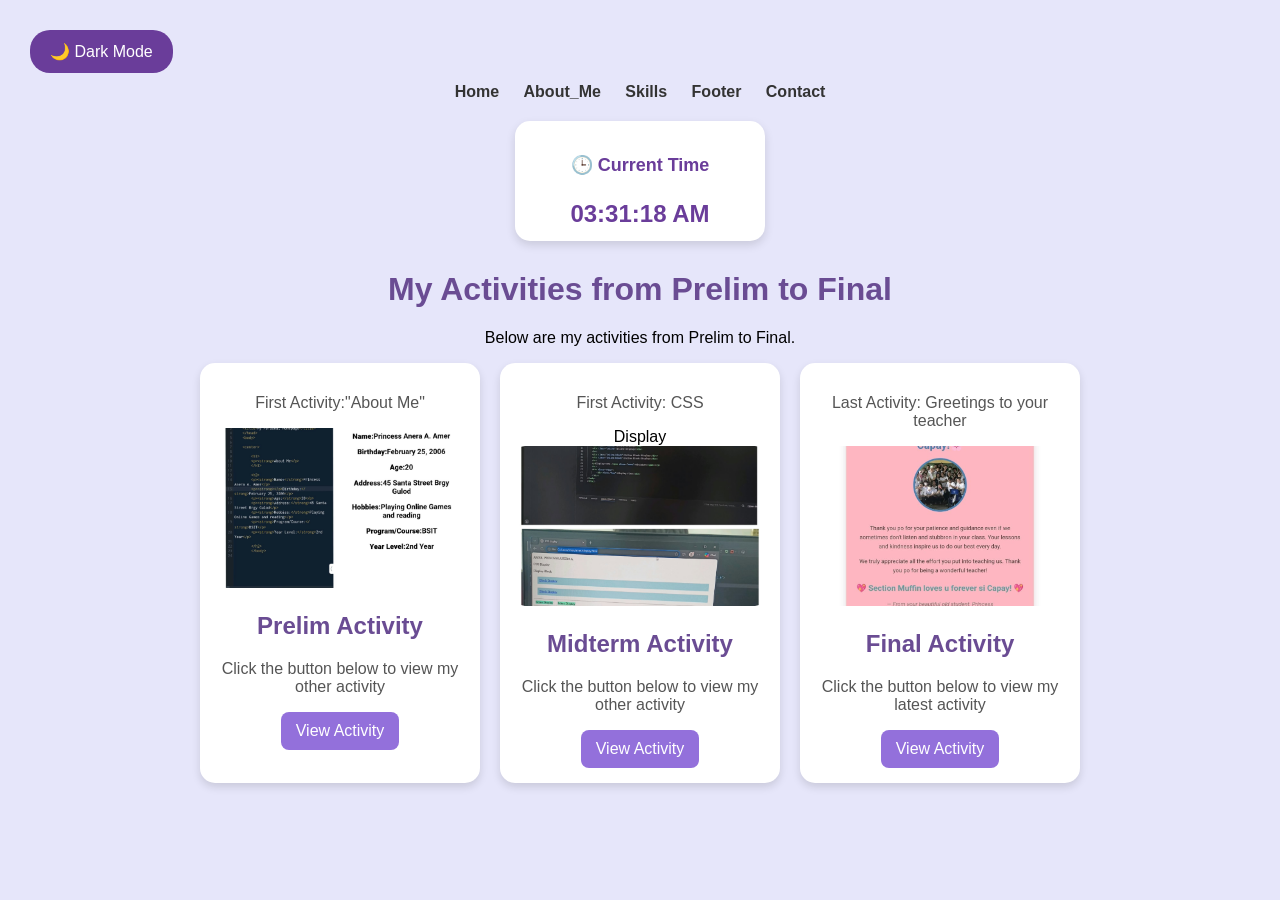
<file: index.html>
<!DOCTYPE html>
<html>
<head>
    <title>Projects(card)index.html</title>
    <link rel="stylesheet" href="style.css">
</head>
<body>
    <button id="modeButton" onclick="changeMode()">
    🌙 Dark Mode
</button>

    <nav>
        <a href="Home.html">Home</a>
        <a href="About_Me.html">About_Me</a>
        <a href="Skills.html">Skills</a>
        <a href="Footer.html">Footer</a>
        <a href="Contact.html">Contact</a>
      
    <div class="clock-box">
    <h3>🕒 Current Time</h3>
    <p id="clock">Loading time...</p>
</div>
        
    </nav>

    <h1>My Activities from Prelim to Final</h1>
    <p>Below are my activities from Prelim to Final.</p>

    <div class="projects">

        <div class="card">
            <p>First Activity:"About Me"</p>      
            <img src="aboutme.jpg" alt="Activity 1">
            <h2>Prelim Activity</h2>
            <p>Click the button below to view my other activity</p>
            <a href="prelim.jpg">View Activity</a>
        </div>

        <div class="card">
            <p>First Activity: CSS</p> Display
            <img src="midterm_1.jpg" alt="Activity 2">
            <h2>Midterm Activity</h2>
            <p>Click the button below to view my other activity</p>
            <a href="midterm.jpg">View Activity</a>
        </div>

        <div class="card">
            <p>Last Activity: Greetings to your teacher</p>
            <img src="finals.jpg" alt="Activity">
            <h2>Final Activity</h2>
            <p>Click the button below to view my latest activity</p>
            <a href="finals.jpg">View Activity</a>
        </div>

    </div>
    
    <script src="script.js"></script>
</body>
</html>
</file>
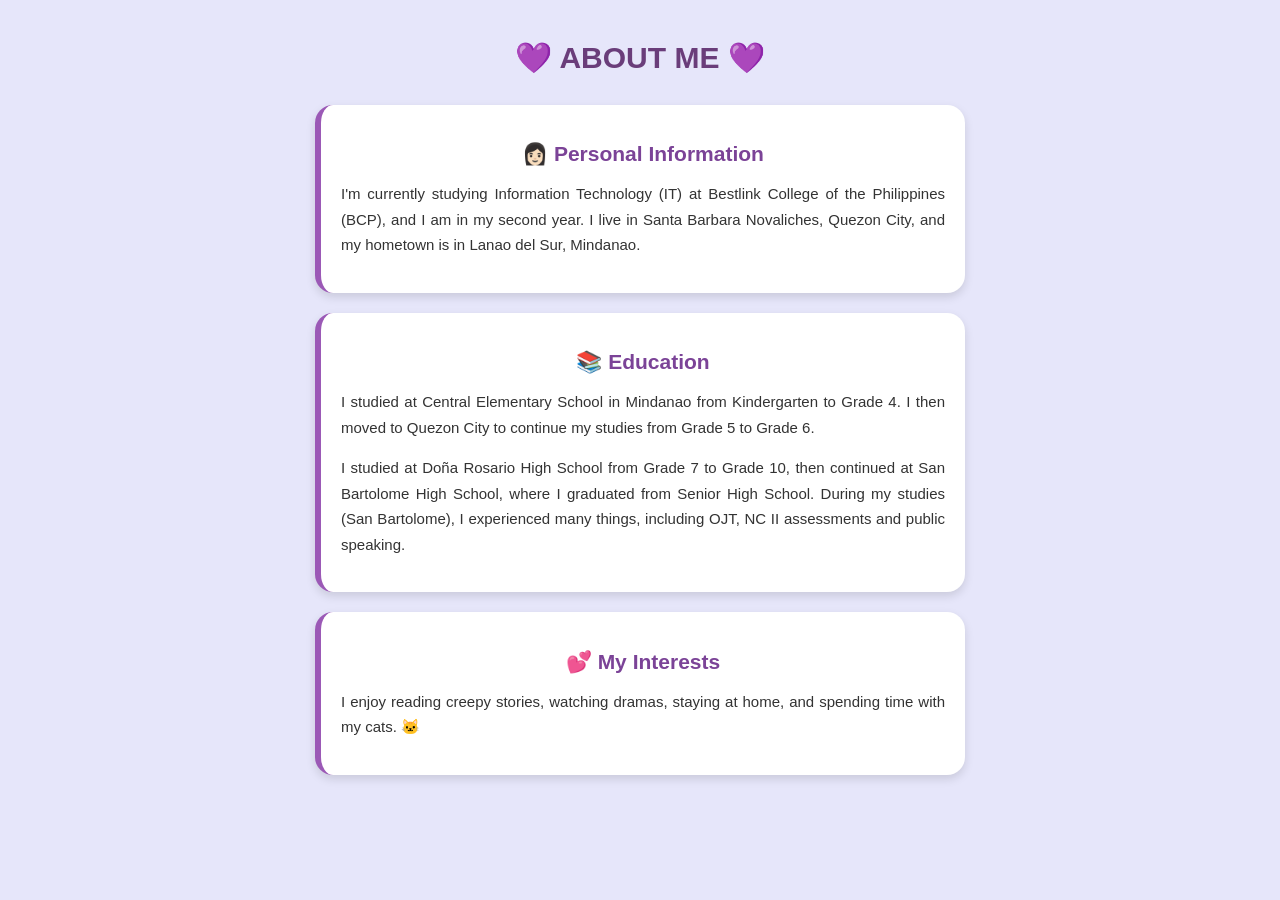
<file: about_me.html>
<!DOCTYPE html>
<html lang="en">
<head>
    <link rel="stylesheet"href="style.css">
    <title>ABOUT ME</TITLE>
</head>
<body>
    <h1 class="about-title">💜 ABOUT ME 💜</h1>

    <div class="about-container">

        <!-- Personal Information -->
        <div class="about-card">
            <h2>👩🏻 Personal Information</h2>

            <p>
                I'm currently studying Information Technology (IT)
                at Bestlink College of the Philippines (BCP), and I am
                in my second year. I live in Santa Barbara Novaliches,
                Quezon City, and my hometown is in Lanao del Sur,
                Mindanao.
            </p>
        </div>

        <!-- Education -->
        <div class="about-card">
            <h2>📚 Education</h2>

            <p>
                I studied at Central Elementary School in Mindanao
                from Kindergarten to Grade 4. I then moved to Quezon
                City to continue my studies from Grade 5 to Grade 6.
            </p>

            <p>
                I studied at Doña Rosario High School from Grade 7
                to Grade 10, then continued at San Bartolome High
                School, where I graduated from Senior High School.
                During my studies (San Bartolome), I experienced many things,
                including OJT, NC II assessments and public speaking.
            </p>
        </div>

        <!-- Interests -->
        <div class="about-card">
            <h2>💕 My Interests</h2>

            <p>
                I enjoy reading creepy stories, watching dramas,
                staying at home, and spending time with my cats. 🐱
            </p>
        </div>

    </div>
</body>
</html>
</file>
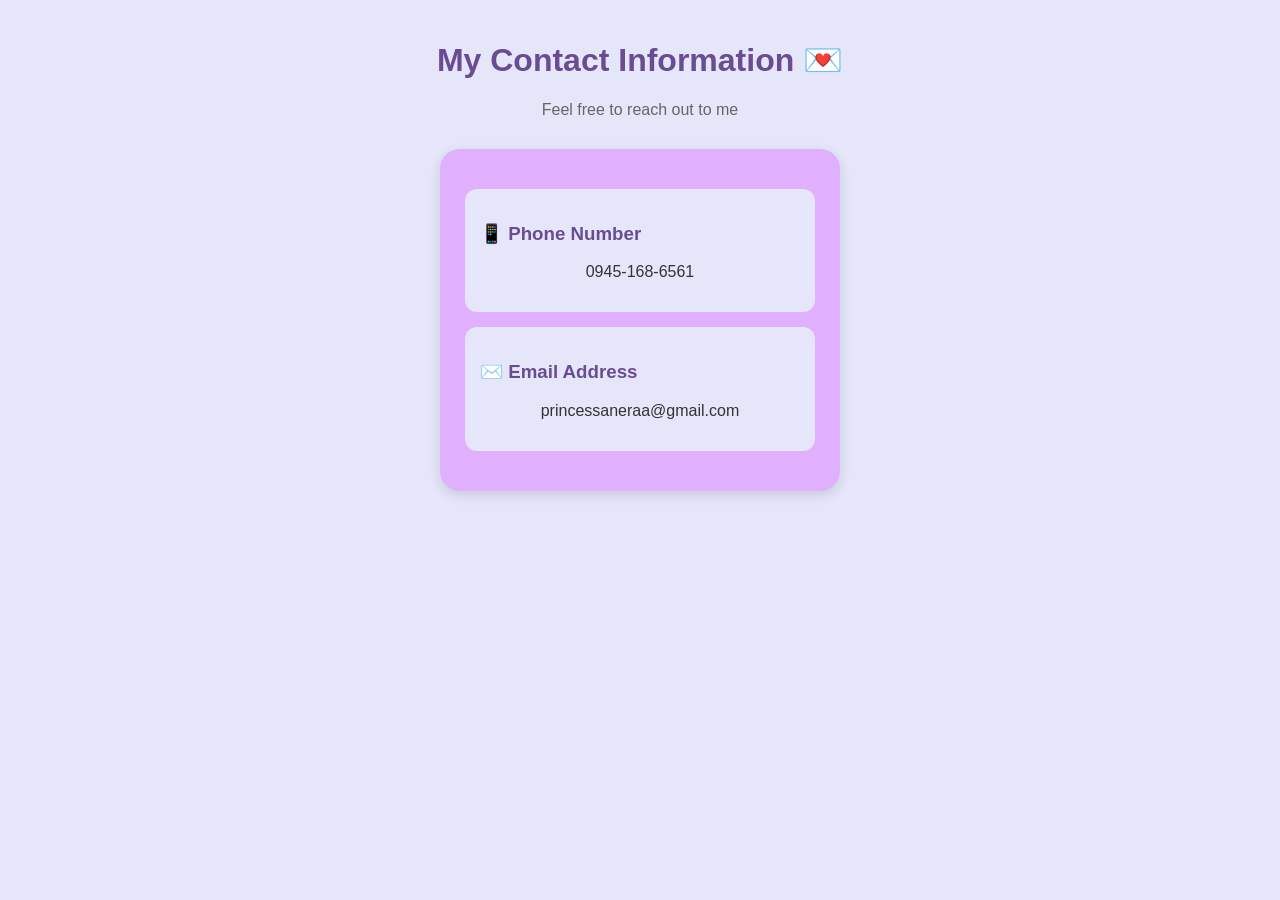
<file: contact.html>
<!DOCTYPE html>
<html>
<head>
    <title>Contact.html</title>
    <link rel="stylesheet" href="style.css">
</head>

<body>

    <h1>My Contact Information 💌</h1>

    <p class="subtitle">
        Feel free to reach out to me
    </p>

    <div class="contact-card">

        <div class="contact-item">
            <h3>📱 Phone Number</h3>
            <p>0945-168-6561</p>
        </div>

        <div class="contact-item">
            <h3>✉️ Email Address</h3>
            <p>princessaneraa@gmail.com</p>
        </div>

    </div>

</body>
</html>
</file>
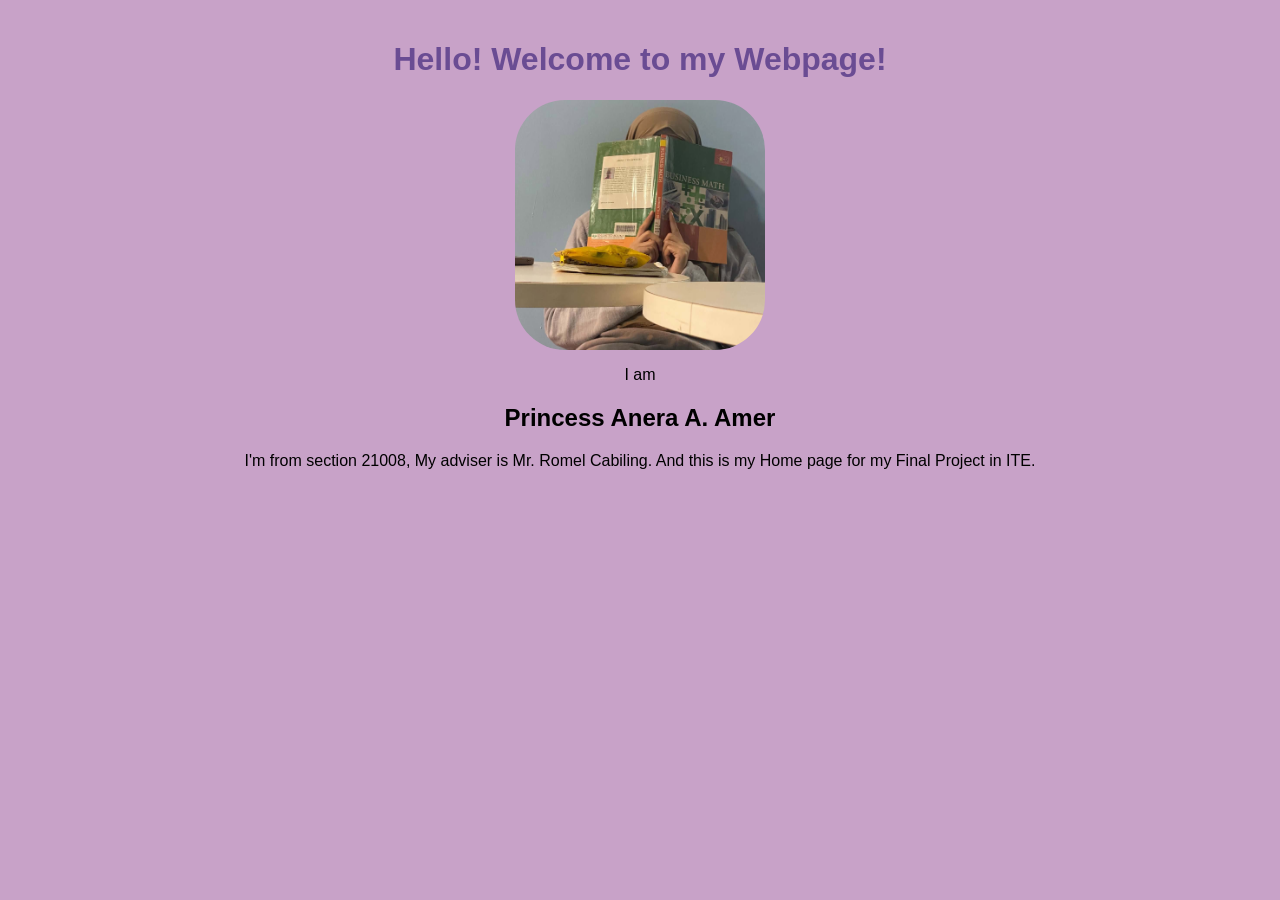
<file: home.html>
<!DOCTYPE html>
<html lang="en">
<head>
    <link rel="stylesheet" href="style.css">
    <title>Home.html</title>
</head>
<body>
    <style>
        body{
            background-color: #C8A2C8;
            color: Black;
        }
        .My-photo{
            width: 250px;
            height:250px;
            border-radius: 20%;
            border: 3px solidBlack;
            object-fit: cover;
            display: block;
            margin: auto;
        }
    </style>
       <!-- Home Page-->
    <main>
        
        <!-- Short Greeting -->
        <h1>Hello! Welcome to my Webpage!</h1>

        <!-- My-Photo -->
        <img src="akoooo.jpg" alt="My Photo"class="My-photo"

        <!-- My Name -->
        <p>I am</p>
        <h2>Princess Anera A. Amer</h2>

        <!-- Introduction -->
        <p>
            I'm from section 21008, My adviser is Mr. Romel Cabiling. And this is my Home page for my  Final Project in ITE.
        </p>

    </main>
</body>
</html>
</file>
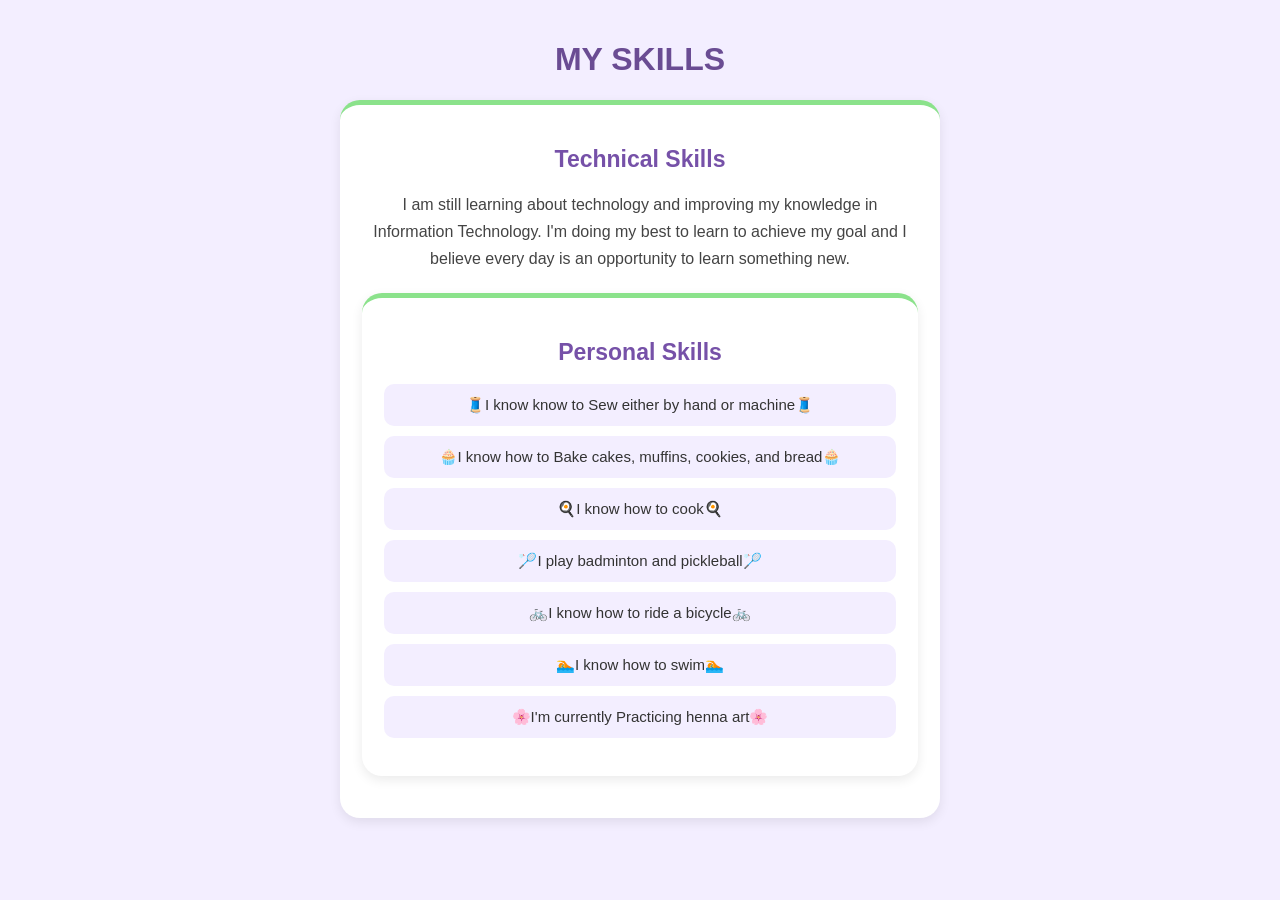
<file: skills.html>
<!DOCTYPE html>
<html lang="en">
<head>
    <link rel="stylesheet"href="style.css">
    <title>Skills</title>
</head>
<body class="skills-page">

    <h1 class="skills">MY SKILLS</h1>

    <div class="skill-container">

        <!-- Technical Skills -->
        <div class="skill-card">
            <h2>Technical Skills</h2>
            <p>
                I am still learning about technology and improving
                my knowledge in Information Technology.
                I'm doing my best to learn to achieve my goal and I believe every day is an opportunity to learn something new.
            </p>

        <!-- Personal Skills -->
        <div class="skill-card">
            <h2>Personal Skills</h2>

            <ul>
                <li>🧵I know know to Sew either by hand or machine🧵</li>
                <li>🧁I know how to Bake cakes, muffins, cookies, and bread🧁</li>
                <li>🍳I know how to cook🍳</li>
                <li>🏸I play badminton and pickleball🏸</li>
                <li>🚲I know how to ride a bicycle🚲</li>
                <li>🏊I know how to swim🏊</li>
                <li>🌸I'm currently Practicing henna art🌸</li>
            </ul>
        </div>

    </div>

</body>
</html>
</file>
<file: style.css>
body {
    background-color: #E6E6FA;
    font-family: Arial, sans-serif;
    margin: 0;
    padding: 20px;
}

nav {
    text-align: center;
    margin-bottom: 30px;
}

nav a {
    text-decoration: none;
    color: #333333;
    margin: 10px;
    font-weight: bold;
}

h1 {
    text-align: center;
    color: #4B3869;
}

.projects {
    display: flex;
    flex-wrap: wrap;
    justify-content: center;
    gap: 20px;
}

.card {
    background-color: white;
    width: 250px;
    padding: 15px;
    border-radius: 15px;
    text-align: center;
    box-shadow: 0 4px 8px #00000020;
    transition: transform 0.3s;
}

.card:hover {
    transform: translateY(-5px);
}

.card img {
    width: 100%;
    height: 160px;
    object-fit: cover;
    border-radius: 10px;
}

.card h2 {
    color: #6A4C93;
}

.card p {
    color: #555555;
}

.card a {
    display: inline-block;
    background-color: #9370DB;
    color: white;
    text-decoration: none;
    padding: 10px 15px;
    border-radius: 8px;
}

.card a:hover {
    background-color: #6A4C93;
}

.My-photo{
    text-align:center;
    background-color:lightBlue;
    color: black;
}

/* Contact Page */
body {
    background-color: lightPurple;
    font-family: Arial, sans-serif;
}

.subtitle {
    text-align: center;
    color: #666;
}

.contact-card {
    background-color: #E0B0FF;
    max-width: 350px;
    margin: 30px auto;
    padding: 25px;
    border-radius: 20px;
    box-shadow: 0 4px 12px #00000020;
}

.contact-item {
    background-color: #E6E6FA;
    padding: 15px;
    margin: 15px 0;
    border-radius: 12px;
}

.contact-item h3 {
    color: #6A4C93;
}

.contact-item p {
    color: #333;
    overflow-wrap: anywhere;
}

h1 {
    text-align: center;
    color: #6A4C93;
}

/*Home page*/
h1, h2, p{
    text-align: center;
}

/* MY SKILLS PAGE */

.skills-page {
    background-color: #F3EEFF;
    font-family: Arial, sans-serif;
    margin: 0;
    padding: 20px;
    text-align: center;
}

/* Main Heading */
.skills-title {
    color: #7651A8;
    font-size: 38px;
    margin-top: 25px;
    margin-bottom: 10px;
    letter-spacing: 3px;
}

/* Subtitle */
.skills-subtitle {
    color: #555;
    font-size: 16px;
    margin-bottom: 30px;
}

/* Skill Cards Container */
.skill-container {
    max-width: 600px;
    margin: auto;
}

/* Individual Cards */
.skill-card {
    background-color: white;
    padding: 22px;
    margin: 20px 0;
    border-radius: 20px;
    box-shadow: 0 4px 12px #00000015;
    border-top: 5px solid #8BE28B;
}

/* Card Headings */
.skill-card h2 {
    color: #7651A8;
    font-size: 23px;
    margin-bottom: 18px;
}

/* Card Paragraphs */
.skill-card p {
    color: #444;
    font-size: 16px;
    line-height: 1.7;
}

/* Personal Skills List */
.skill-card ul {
    list-style: none;
    padding: 0;
}

.skill-card li {
    background-color: #F3EEFF;
    margin: 10px 0;
    padding: 12px;
    border-radius: 10px;
    color: #333;
    font-size: 15px;
}

/* Technical Skill Tags */
.skill-tag {
    display: inline-block;
    background-color: #DDF8DD;
    color: #386B38;
    padding: 9px 14px;
    margin: 5px;
    border-radius: 20px;
    font-size: 14px;
    font-weight: bold;
}

/* Footer Design */
.my-footer {
    background-color: #E6E6FA;
    color: #4B306A;
    text-align: center;
    padding: 25px 10px;
    margin-top: 40px;
    border-top: 4px solid #B8A1E3;
}

.my-footer h3 {
    font-size: 20px;
    margin-bottom: 10px;
}

.my-footer p {
    font-size: 14px;
    line-height: 1.5;
}

.copyright {
    border-top: 1px solid #C8B9E8;
    padding-top: 15px;
    margin-top: 20px;
}

/* ABOUT ME PAGE */

.about-page {
    background-color: #DDA0DD;
    font-family: Arial, sans-serif;
    margin: 0;
    padding: 20px;
    text-align: center;
}

/* Main Heading */
.about-title {
    color: #6A3D7A;
    font-size: 30px;
    margin: 20px 0 30px;
}

/*container*/
.about-container {
    max-width: 650px;
    margin: auto;
}

.about-card {
    background-color: white;
    padding: 20px;
    margin: 20px 0;
    border-radius: 18px;
    box-shadow: 0 4px 10px #00000020;
    border-left: 6px solid #9B59B6;
}

/* Card Headings */
.about-card h2 {
    color: #7B4397;
    font-size: 21px;
    margin-bottom: 15px;
}

/* Paragraphs */
.about-card p {
    color: #333333;
    font-size: 15px;
    line-height: 1.7;
    text-align: justify;
}

/* Mobile-Friendly Layout */
@media screen and (max-width: 480px) {
    .about-page {
        padding: 12px;
    }

    .about-title {
        font-size: 26px;
    }

    .about-card {
        padding: 16px;
    }

    .about-card h2 {
        font-size: 19px;
    }

    .about-card p {
        font-size: 14px;
    }
}

/* Dark Mode Button */
#modeButton {
    background-color: #6A3D9A;
    color: white;
    border: none;
    padding: 12px 20px;
    border-radius: 20px;
    font-size: 16px;
    cursor: pointer;
    margin: 10px;
}

/* Dark Mode */
.dark-mode {
    background-color: #ADD8E6 !important;
    color: white;
}

/* Dark Mode Headings */
.dark-mode h1,
.dark-mode h2,
.dark-mode h3,
.dark-mode p {
    color: black;
}

/* Smooth Transition */
body {
    transition: background-color 0.3s, color 0.3s;
}

/* Digital Clock Design */
.clock-box {
    background-color: white;
    color: #6A3D9A;
    width: 220px;
    height: 90px;
    margin: 20px auto;
    padding: 15px;
    border-radius: 15px;
    text-align: center;
    box-shadow: 0 4px 10px #00000020;
}

.clock-box h3 {
    margin-bottom: 10px;
    font-size: 18px;
}

#clock {
    font-size: 24px;
    font-weight: bold;
    color: #6A3D9A;
}
</file>
